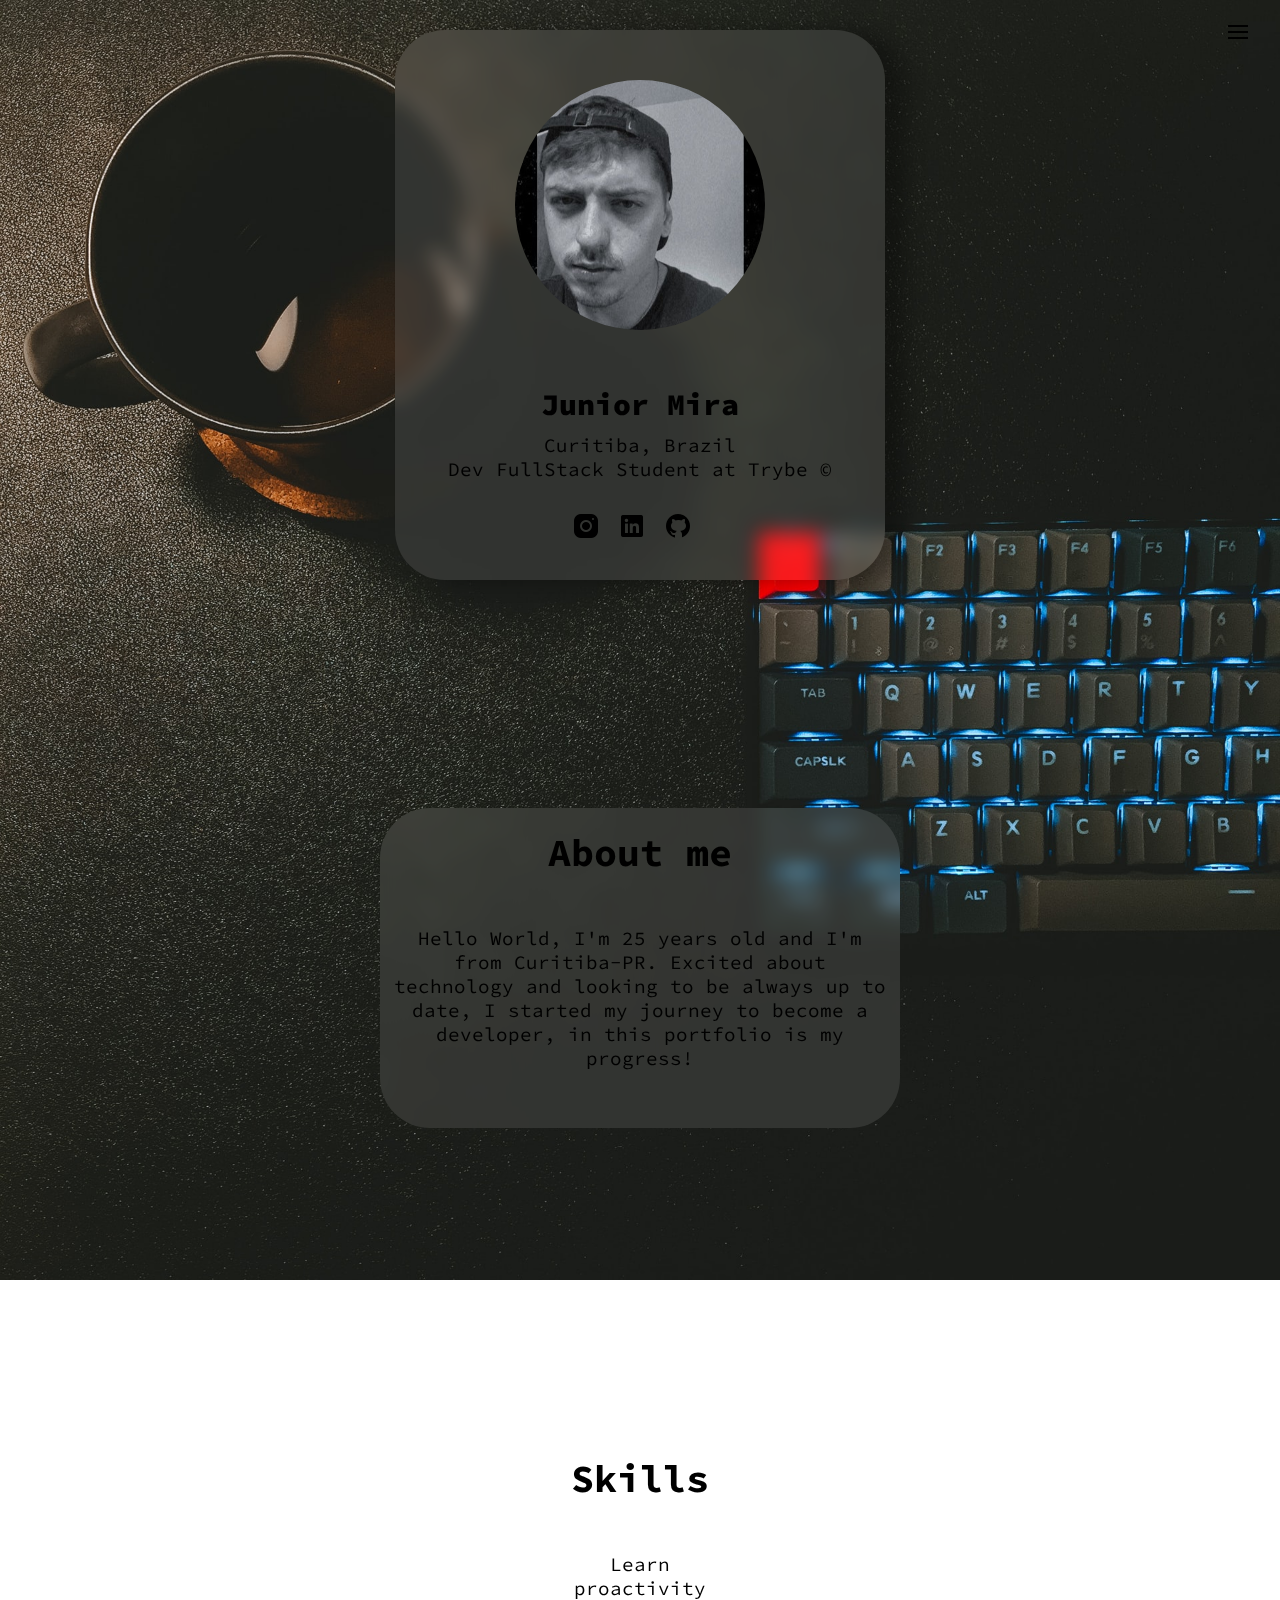
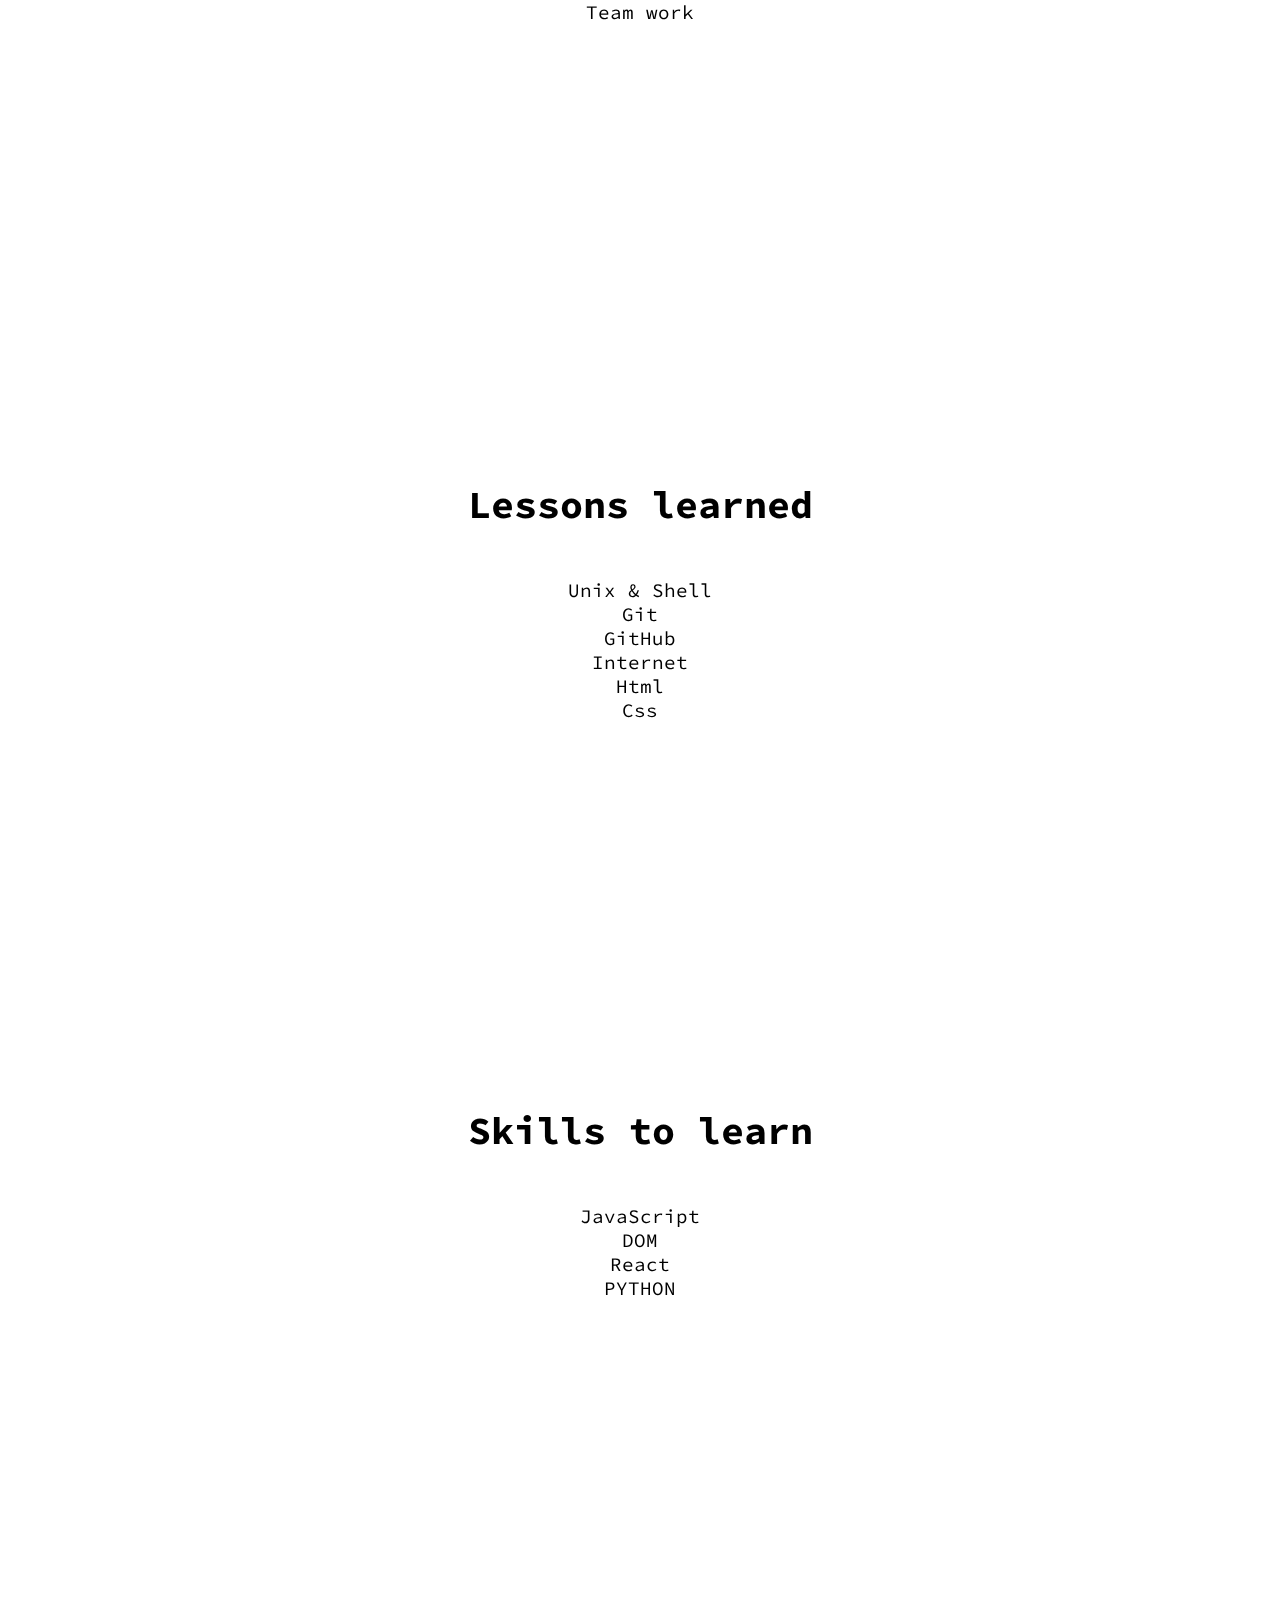
<file: index.html>
<!DOCTYPE html>
<html lang="pt-br" id="top">
  <head>
    <meta charset="UTF-8" />
    <meta http-equiv="X-UA-Compatible" content="IE=edge" />
    <meta name="viewport" content="width=device-width, initial-scale=1.0" />
    <title>Junior Mira</title>
    <link href="
    <link rel=" preconnect" href="https://fonts.googleapis.com" />
    <link rel="preconnect" href="https://fonts.gstatic.com" crossorigin />
    <link
      href="https://fonts.googleapis.com/css2?family=Source+Code+Pro:ital@1&display=swap"
      rel="stylesheet"
    />
    <script src="script.js" defer></script>
    <link rel="stylesheet" href="style.css" />
  </head>

  <body>
    <header>
      <nav class="menu">
        <ul>
          <li>
            <a href="#top"><img src="Fotos projeto/menu.png" /></a>
          </li>
          <div class="menu-hide">
            <li>
              <a href="#about"
                ><img src="Fotos projeto/about.png" alt="About"
              /></a>
            </li>
            <li>
              <a href="#skills"
                ><img src="Fotos projeto/skills.png" alt="Skills" width="24px"
              /></a>
            </li>
            <li>
              <a href="#lessons"
                ><img src="Fotos projeto/learn.png" alt="Lessons" width="24px"
              /></a>
            </li>
            <li>
              <a href="#skills2"
                ><img src="Fotos projeto/skills2.png" alt="Learn" width="24px"
              /></a>
            </li>
          </div>
        </ul>
      </nav>
    </header>

    <main>
      <div class="box">
        <img
          class="perfil"
          src="Fotos projeto/Junior.jpeg"
          alt="Foto do Junior"
        />
        <h1 class="title"><strong>Junior Mira</strong></h1>
        <span>Curitiba, Brazil</span>
        <p>Dev FullStack Student at Trybe &copy;</p>
        <p></p>
        <ul class="icons">
          <li>
            <a href="https://www.instagram.com/junior.mira_/" target="_blank"
              ><img src="Fotos projeto/instagram.png" alt="Instagram>"
            /></a>
          </li>
          <li>
            <a href="https://www.linkedin.com/in/junior-mira/" target="_blank"
              ><img src="Fotos projeto/linkedin.png" alt="Linkedin>"
            /></a>
          </li>
          <li>
            <a href="https://github.com/JuniorMira0" target="_blank"
              ><img src="Fotos projeto/github.png" alt="GitHub>"
            /></a>
          </li>
        </ul>
      </div>
      <section class="card">
        <div id="about">
          <h1>About me</h1>
          <p>
            Hello World, I'm 25 years old and I'm from Curitiba-PR. Excited
            about technology and looking to be always up to date, I started my
            journey to become a developer, in this portfolio is my progress!
          </p>
        </div>
        <div id="skills">
          <h1>Skills</h1>
          <ul>
            <li>Learn</li>
            <li>proactivity</li>
            <li>Team work</li>
          </ul>
        </div>
        <div id="lessons">
          <h1>Lessons learned</h1>
          <ul class="lessons-learned">
            <li>Unix & Shell</li>
            <li>Git</li>
            <li>GitHub</li>
            <li>Internet</li>
            <li>Html</li>
            <li>Css</li>
          </ul>
        </div>
        <div id="skills2">
          <h1>Skills to learn</h1>
          <ul>
            <li>JavaScript</li>
            <li>DOM</li>
            <li>React</li>
            <li>PYTHON</li>
          </ul>
        </div>
      </section>
    </main>
  </body>
</html>
</file>
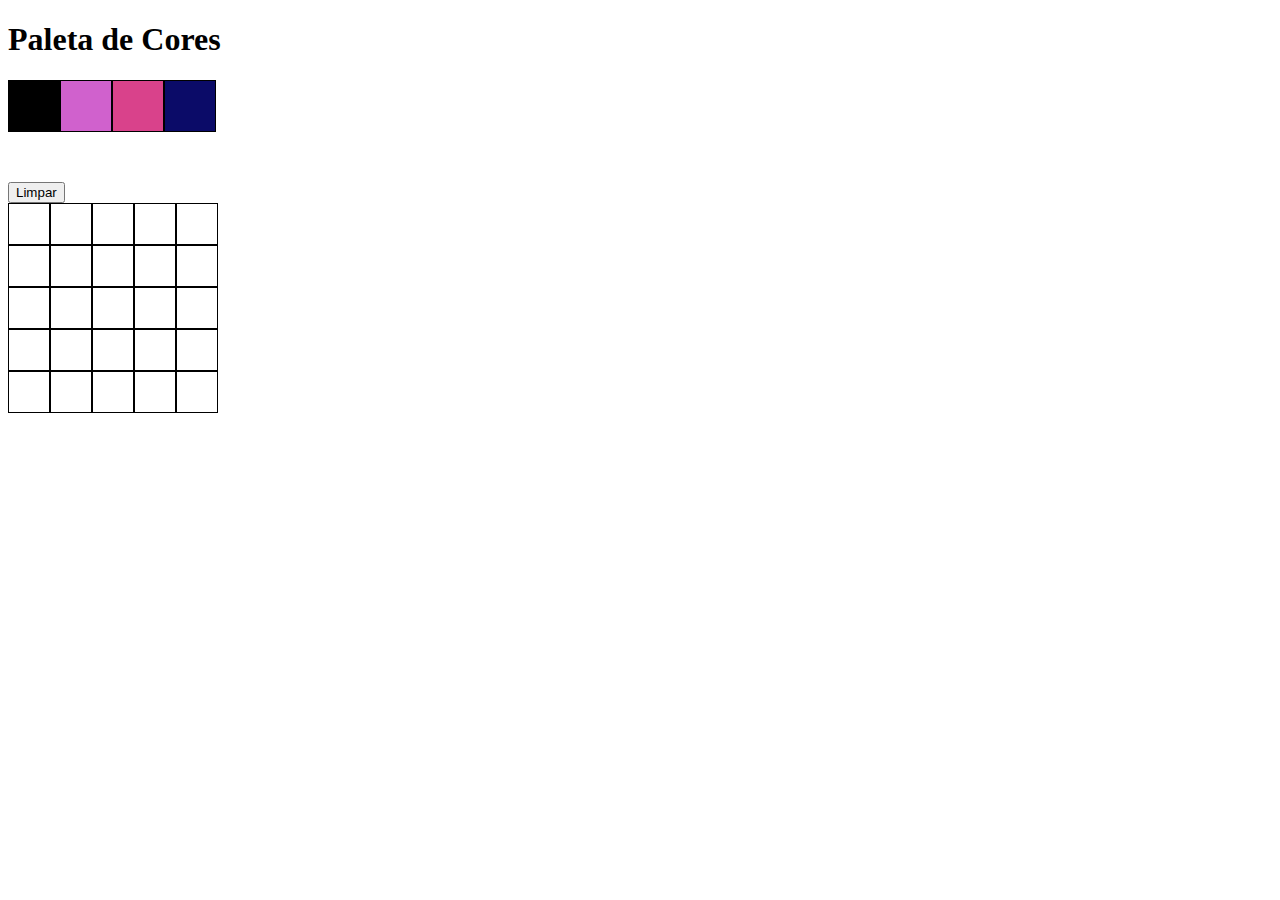
<file: Pixels-art/index.html>
<!DOCTYPE html>
<html lang="pt-br">
  <head>
    <meta charset="UTF-8" />
    <meta http-equiv="X-UA-Compatible" content="IE=edge" />
    <meta name="viewport" content="width=device-width, initial-scale=1.0" />
    <title>Paleta de Cores</title>
    <link rel="stylesheet" href="style.css" />
  </head>
  <body>
    <script src="script.js" defer></script>
    <h1 id="title">Paleta de Cores</h1>
    <div id="color-palette">
      <div class="color selected"></div>
    </div>
    <button id="clear-board">Limpar</button>
    <div id="pixel-board"></div>
  </body>
</html>
</file>
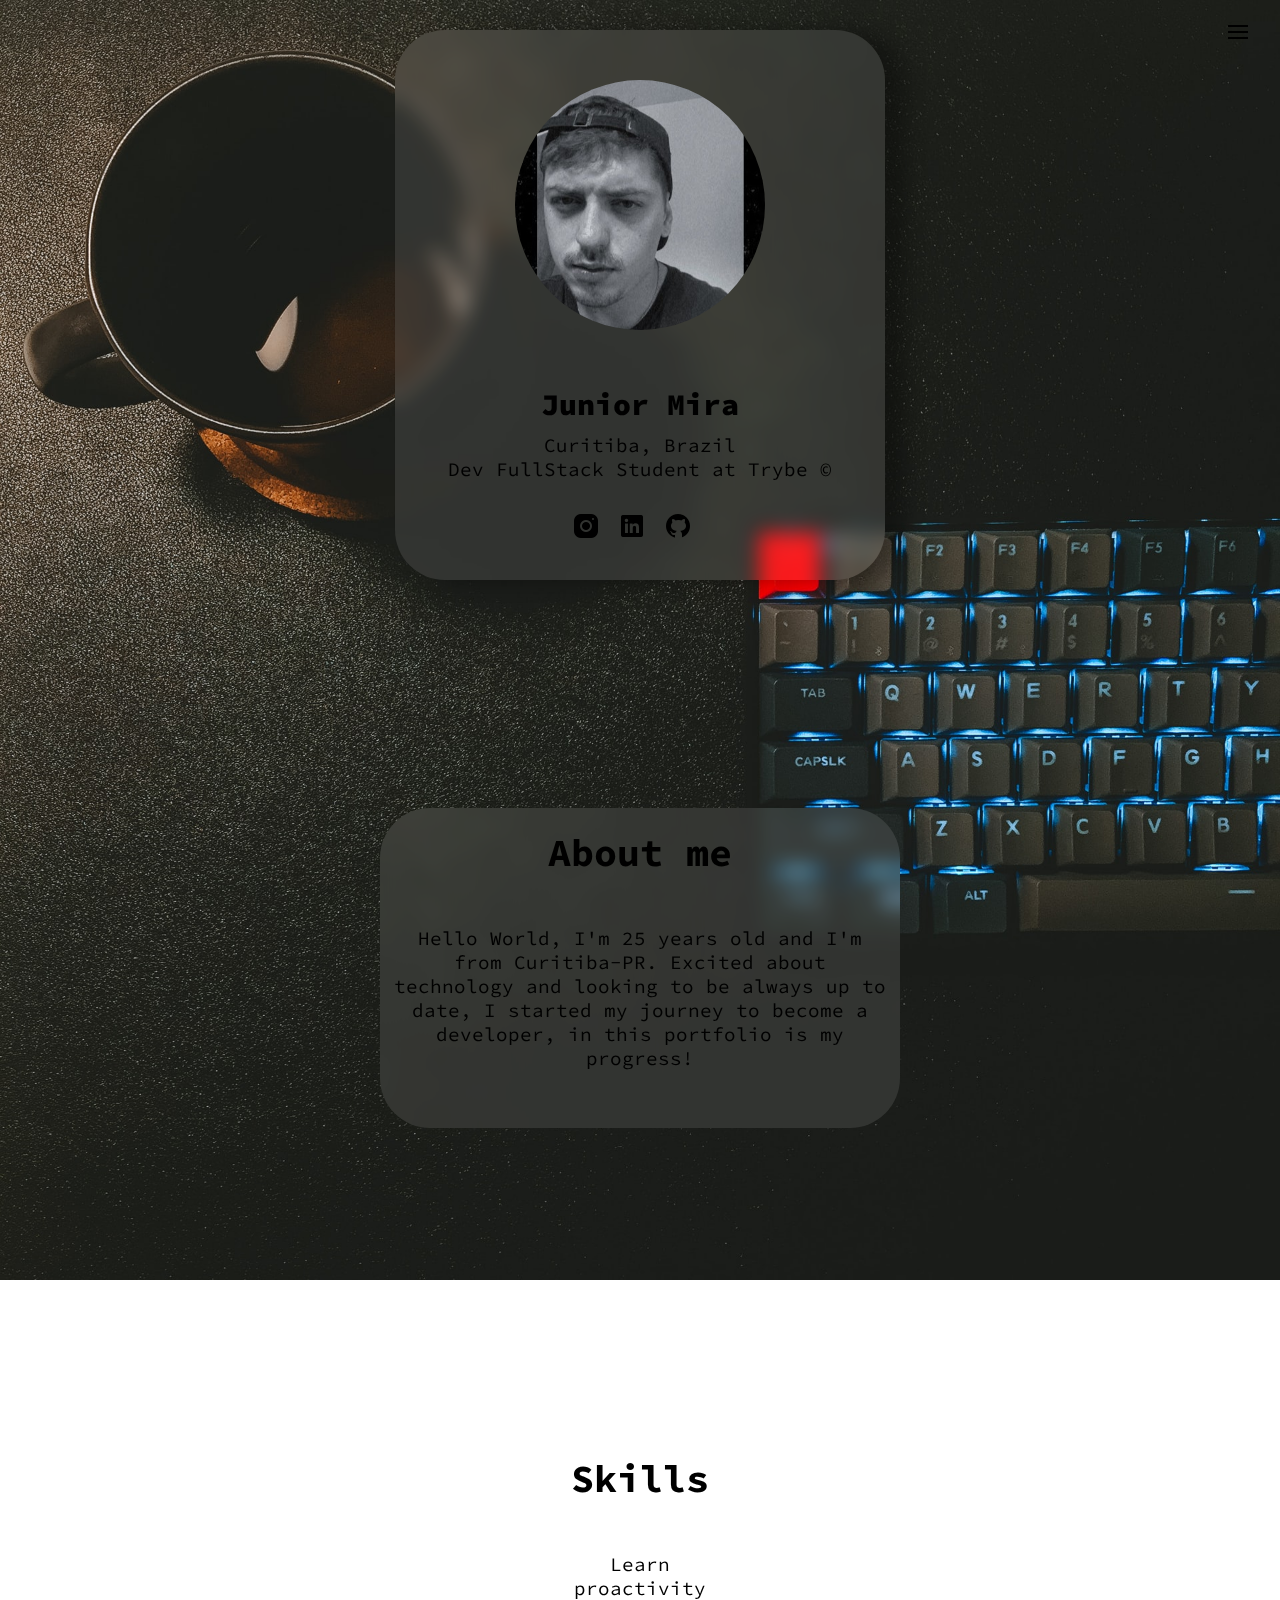
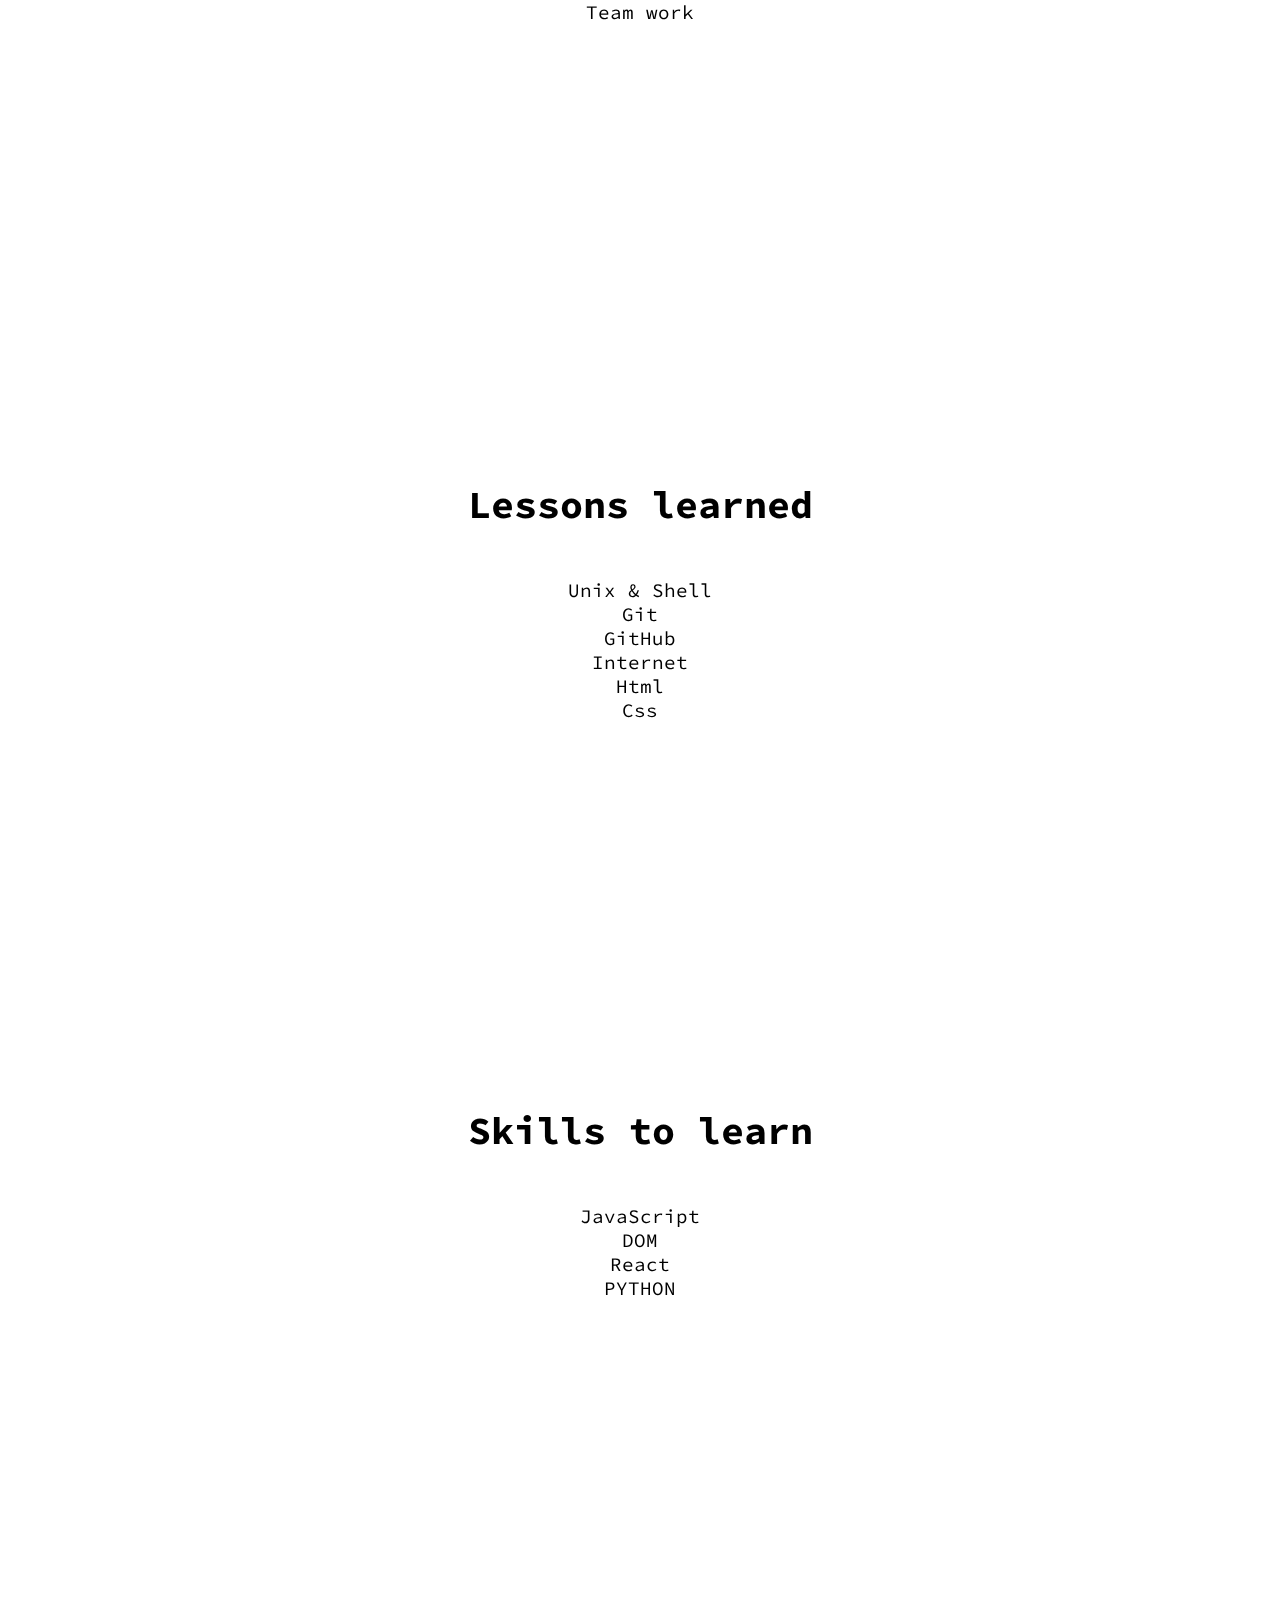
<file: Portifolio/index.html>
<!DOCTYPE html>
<html lang="pt-br" id="top">
  <head>
    <meta charset="UTF-8" />
    <meta http-equiv="X-UA-Compatible" content="IE=edge" />
    <meta name="viewport" content="width=device-width, initial-scale=1.0" />
    <title>Junior Mira</title>
    <link href="
    <link rel=" preconnect" href="https://fonts.googleapis.com" />
    <link rel="preconnect" href="https://fonts.gstatic.com" crossorigin />
    <link
      href="https://fonts.googleapis.com/css2?family=Source+Code+Pro:ital@1&display=swap"
      rel="stylesheet"
    />
    <link rel="stylesheet" href="style.css" />
  </head>

  <body>
    <header>
      <nav class="menu">
        <ul>
          <li>
            <a href="#top"><img src="Fotos projeto/menu.png" /></a>
          </li>
          <div class="menu-hide">
            <li>
              <a href="#about"
                ><img src="Fotos projeto/about.png" alt="About"
              /></a>
            </li>
            <li>
              <a href="#skills"
                ><img src="Fotos projeto/skills.png" alt="Skills" width="24px"
              /></a>
            </li>
            <li>
              <a href="#lessons"
                ><img src="Fotos projeto/learn.png" alt="Lessons" width="24px"
              /></a>
            </li>
            <li>
              <a href="#skills2"
                ><img src="Fotos projeto/skills2.png" alt="Learn" width="24px"
              /></a>
            </li>
          </div>
        </ul>
      </nav>
    </header>

    <main>
      <div class="box">
        <img
          class="perfil"
          src="Fotos projeto/Junior.jpeg"
          alt="Foto do Junior"
        />
        <h1 class="title"><strong>Junior Mira</strong></h1>
        <span>Curitiba, Brazil</span>
        <p>Dev FullStack Student at Trybe &copy;</p>
        <p></p>
        <ul class="icons">
          <li>
            <a href="https://www.instagram.com/junior.mira_/" target="_blank"
              ><img src="Fotos projeto/instagram.png" alt="Instagram>"
            /></a>
          </li>
          <li>
            <a href="https://www.linkedin.com/in/junior-mira/" target="_blank"
              ><img src="Fotos projeto/linkedin.png" alt="Linkedin>"
            /></a>
          </li>
          <li>
            <a href="https://github.com/JuniorMira0" target="_blank"
              ><img src="Fotos projeto/github.png" alt="GitHub>"
            /></a>
          </li>
        </ul>
      </div>
      <section class="card">
        <div id="about">
          <h1>About me</h1>
          <p>
            Hello World, I'm 25 years old and I'm from Curitiba-PR. Excited
            about technology and looking to be always up to date, I started my
            journey to become a developer, in this portfolio is my progress!
          </p>
        </div>
        <div id="skills">
          <h1>Skills</h1>
          <ul>
            <li>Learn</li>
            <li>proactivity</li>
            <li>Team work</li>
          </ul>
        </div>
        <div id="lessons">
          <h1>Lessons learned</h1>
          <ul>
            <li>Unix & Shell</li>
            <li>Git</li>
            <li>GitHub</li>
            <li>Internet</li>
            <li>Html</li>
            <li>Css</li>
          </ul>
        </div>
        <div id="skills2">
          <h1>Skills to learn</h1>
          <ul>
            <li>JavaScript</li>
            <li>DOM</li>
            <li>React</li>
            <li>PYTHON</li>
          </ul>
        </div>
      </section>
    </main>
  </body>
</html>
</file>
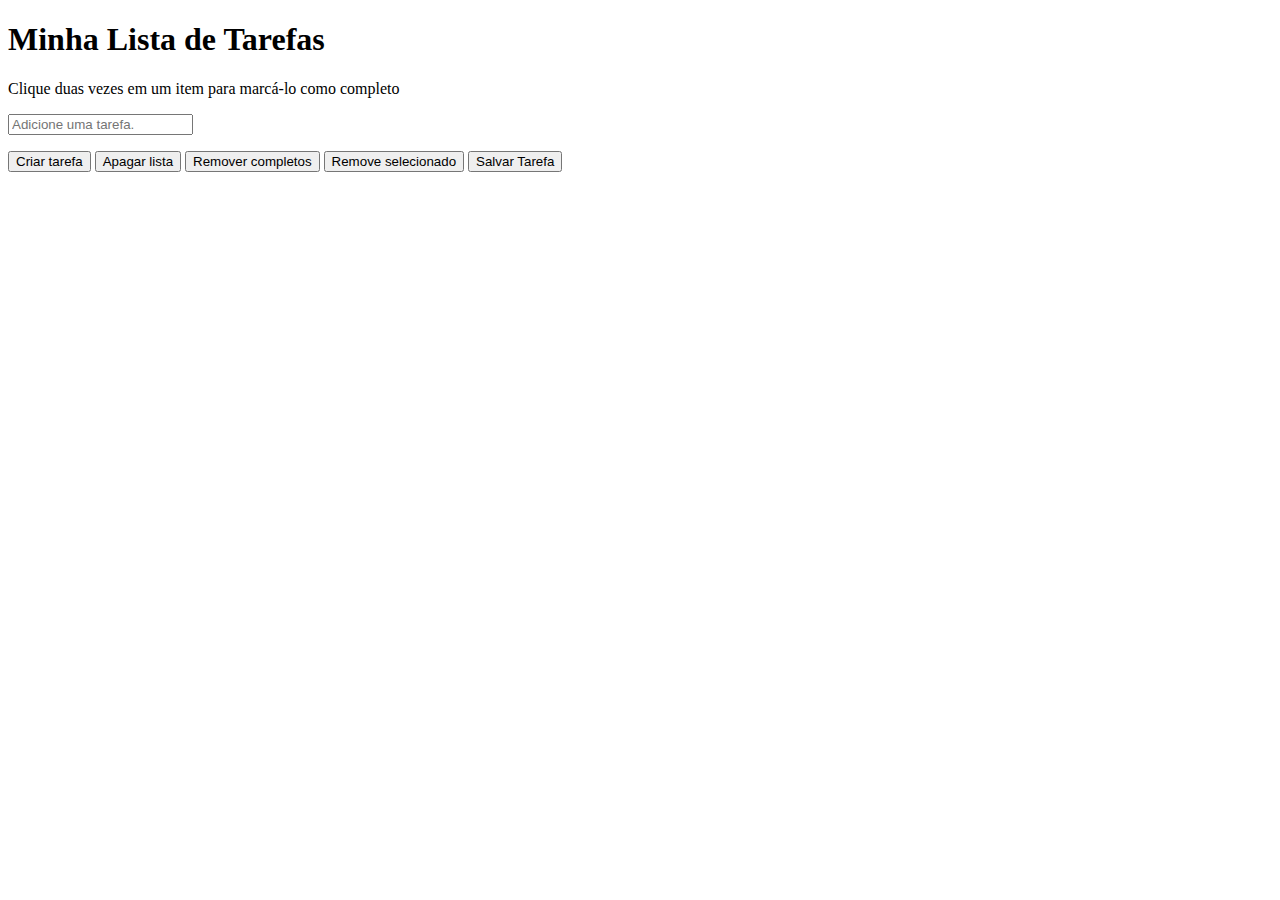
<file: to-do-list/index.html>
<!DOCTYPE html>
<html lang="pt-br">
  <head>
    <meta charset="UTF-8" />
    <meta http-equiv="X-UA-Compatible" content="IE=edge" />
    <meta name="viewport" content="width=device-width, initial-scale=1.0" />
    <title>To-do List</title>
    <script src="script.js" defer></script>
    <link rel="stylesheet" href="style.css" />
  </head>
  <body>
    <div id="bloc">
      <header>
        <h1>Minha Lista de Tarefas</h1>
        <p id="funcionamento">
          Clique duas vezes em um item para marcá-lo como completo
        </p>
      </header>
      <input
        id="texto-tarefa"
        type="Adicione um item"
        placeholder="Adicione uma tarefa."
      />
      <ol id="lista-tarefas"></ol>
      <button id="criar-tarefa">Criar tarefa</button>
      <button id="apaga-tudo">Apagar lista</button>
      <button id="remover-finalizados">Remover completos</button>
      <button id="remover-selecionado">Remove selecionado</button>
      <button id="salvar-tarefas">Salvar Tarefa</button>
    </div>
  </body>
</html>
</file>
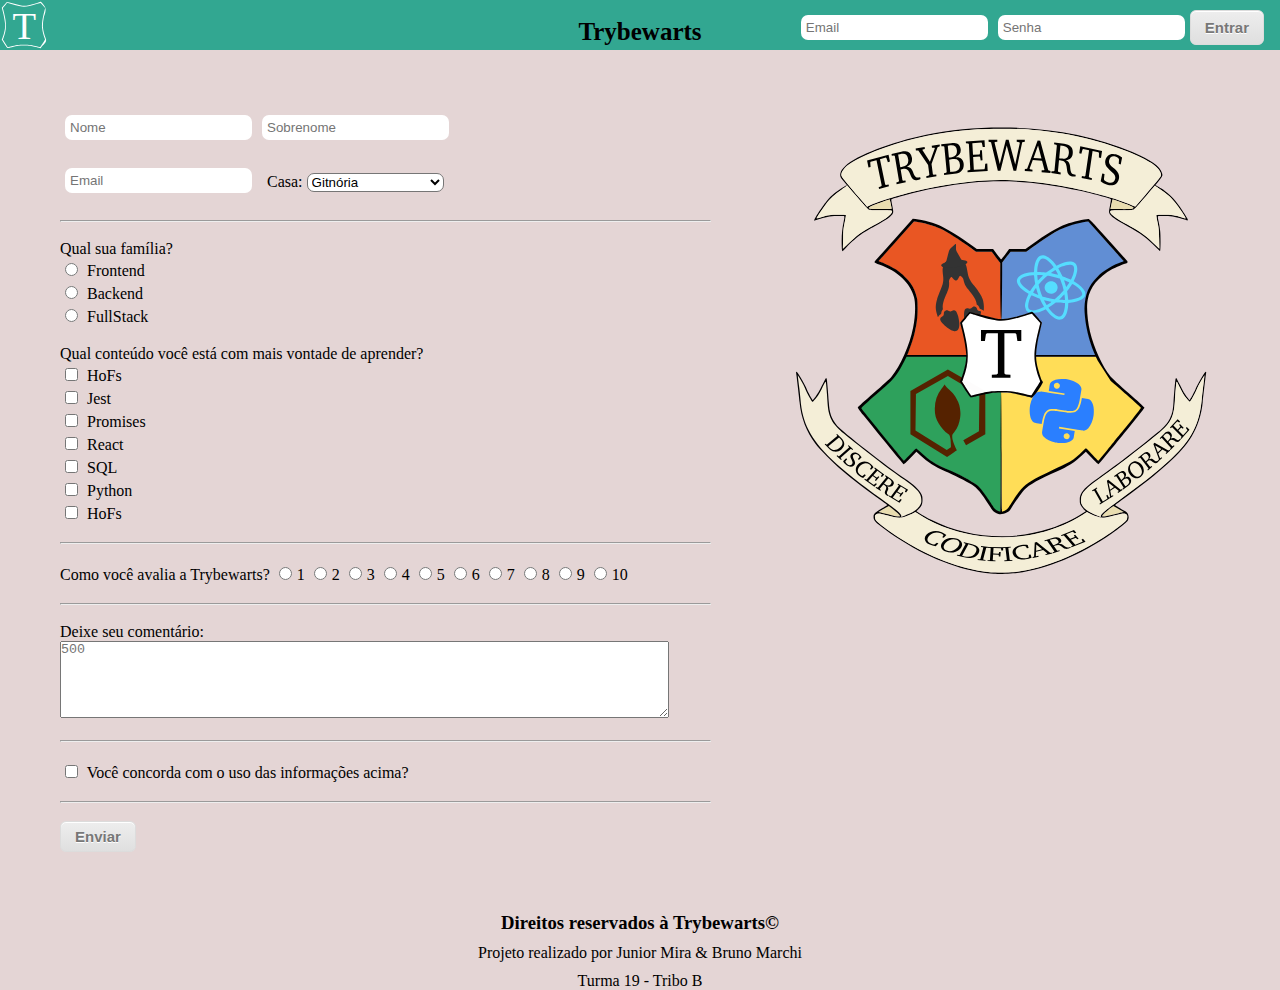
<file: Trybewarts/index.html>
<!DOCTYPE html>
<html lang="pt-br">
  <head>
    <meta charset="UTF-8" />
    <meta http-equiv="X-UA-Compatible" content="IE=edge" />
    <meta name="viewport" content="width=device-width, initial-scale=1.0" />
    <link rel="stylesheet" href="style.css" />
    <title>TrybeWarts</title>
  </head>

  <body>
    <header>
      <div class="header">
        <img
          alt="logo"
          class="trybewarts-header-logo"
          src="images/trybewarts-header-logo.svg"
        />
        <h1 id="trybewarts-header-title">Trybewarts</h1>
        <form class="trybewarts-login">
          <input id="email" type="text" placeholder="Email" name="email" />
          <input
            id="password"
            type="password"
            placeholder="Senha"
            name="password"
          />
          <button id="buttonEntrar">Entrar</button>
        </form>
      </div>
    </header>

    <main id="main">
      <form id="evaluation-form">
        <div class="content-name">
          <div>
            <input type="text" id="input-name" placeholder="Nome" />
          </div>
          <div>
            <input type="text" id="input-lastname" placeholder="Sobrenome" />
          </div>
        </div>
        <br />
        <div class="content-email-house">
          <div>
            <input type="text" id="input-email" placeholder="Email" />
          </div>
          <div id="select">
            <label id="label-casa" for="">Casa:</label>
            <select name="casas" id="house">
              <option value="Gitnória" id="gitnoria-house">Gitnória</option>
              <option value="Reactpuff" id="reactpuff-house">Reactpuff</option>
              <option value="Corvinode" id="corvinode-house">Corvinode</option>
              <option value="Pytherina" id="pytherina-house">Pytherina</option>
            </select>
          </div>
        </div>
        <br />
        <hr />
        <br />
        <section>
          <div id="ckeck-content">
            <div>
              <label for="" id="label-family">Qual sua família?</label>
              <div class="radio">
                <input type="radio" name="family" value="Frontend" />
                <label for=""> Frontend </label>
              </div>
              <div class="radio">
                <input type="radio" name="family" value="Backend" />
                <label for="">Backend</label>
              </div>
              <div class="radio">
                <input type="radio" name="family" value="FullStack" />
                <label for="">FullStack</label>
              </div>
            </div>
            <br />
            <div>
              <label for="" id="label-content"
                >Qual conteúdo você está com mais vontade de aprender?</label
              >
              <div>
                <input type="checkbox" value="HoFs" />
                <label for="">HoFs</label>
              </div>
              <div>
                <input type="checkbox" value="Jest" />
                <label for="">Jest</label>
              </div>
              <div>
                <input type="checkbox" value="Promises" />
                <label for="">Promises</label>
              </div>
              <div>
                <input type="checkbox" value="React" />
                <label for="">React</label>
              </div>
              <div>
                <input type="checkbox" value="SQL" />
                <label for="">SQL</label>
              </div>
              <div>
                <input type="checkbox" value="Python" />
                <label for="">Python</label>
              </div>
              <div>
                <input type="checkbox" value="HoFs" />
                <label for="">HoFs</label>
              </div>
            </div>
          </div>
        </section>
        <br />
        <hr />
        <br />
        <section>
          <div>
            <label id="label-rate">Como você avalia a Trybewarts?</label>
            <input type="radio" name="rate" value="1" />1
            <input type="radio" name="rate" value="2" />2
            <input type="radio" name="rate" value="3" />3
            <input type="radio" name="rate" value="4" />4
            <input type="radio" name="rate" value="5" />5
            <input type="radio" name="rate" value="6" />6
            <input type="radio" name="rate" value="7" />7
            <input type="radio" name="rate" value="8" />8
            <input type="radio" name="rate" value="9" />9
            <input type="radio" name="rate" value="10" />10
          </div>
        </section>
        <br />
        <hr />
        <br />
        <section>
          <label class="textarea">Deixe seu comentário:</label>
          <br />
          <textarea
            id="textarea"
            placeholder="500"
            maxlength="500"
            cols="74"
            rows="5"
          ></textarea>
        </section>
        <br />
        <hr />
        <br />
        <section>
          <input id="agreement" required type="checkbox" />
          <label id="label-infos"
            >Você concorda com o uso das informações acima?</label
          >
        </section>
        <br />
        <hr />
        <br />
        <section>
          <button type="submit" id="submit-btn">Enviar</button>
        </section>
      </form>
      <section>
        <div class="trybewarts">
          <img
            src="images/trybewarts-colored.svg"
            alt="Brasão TrybeWarts"
            id="trybewarts-forms-logo"
          />
        </div>
      </section>
    </main>
    <footer id="footer">
      <h3>Direitos reservados à Trybewarts©</h3>
      <p>Projeto realizado por Junior Mira & Bruno Marchi</p>
      <p>Turma 19 - Tribo B</p>
    </footer>
    <script src="script.js"></script>
  </body>
</html>
</file>
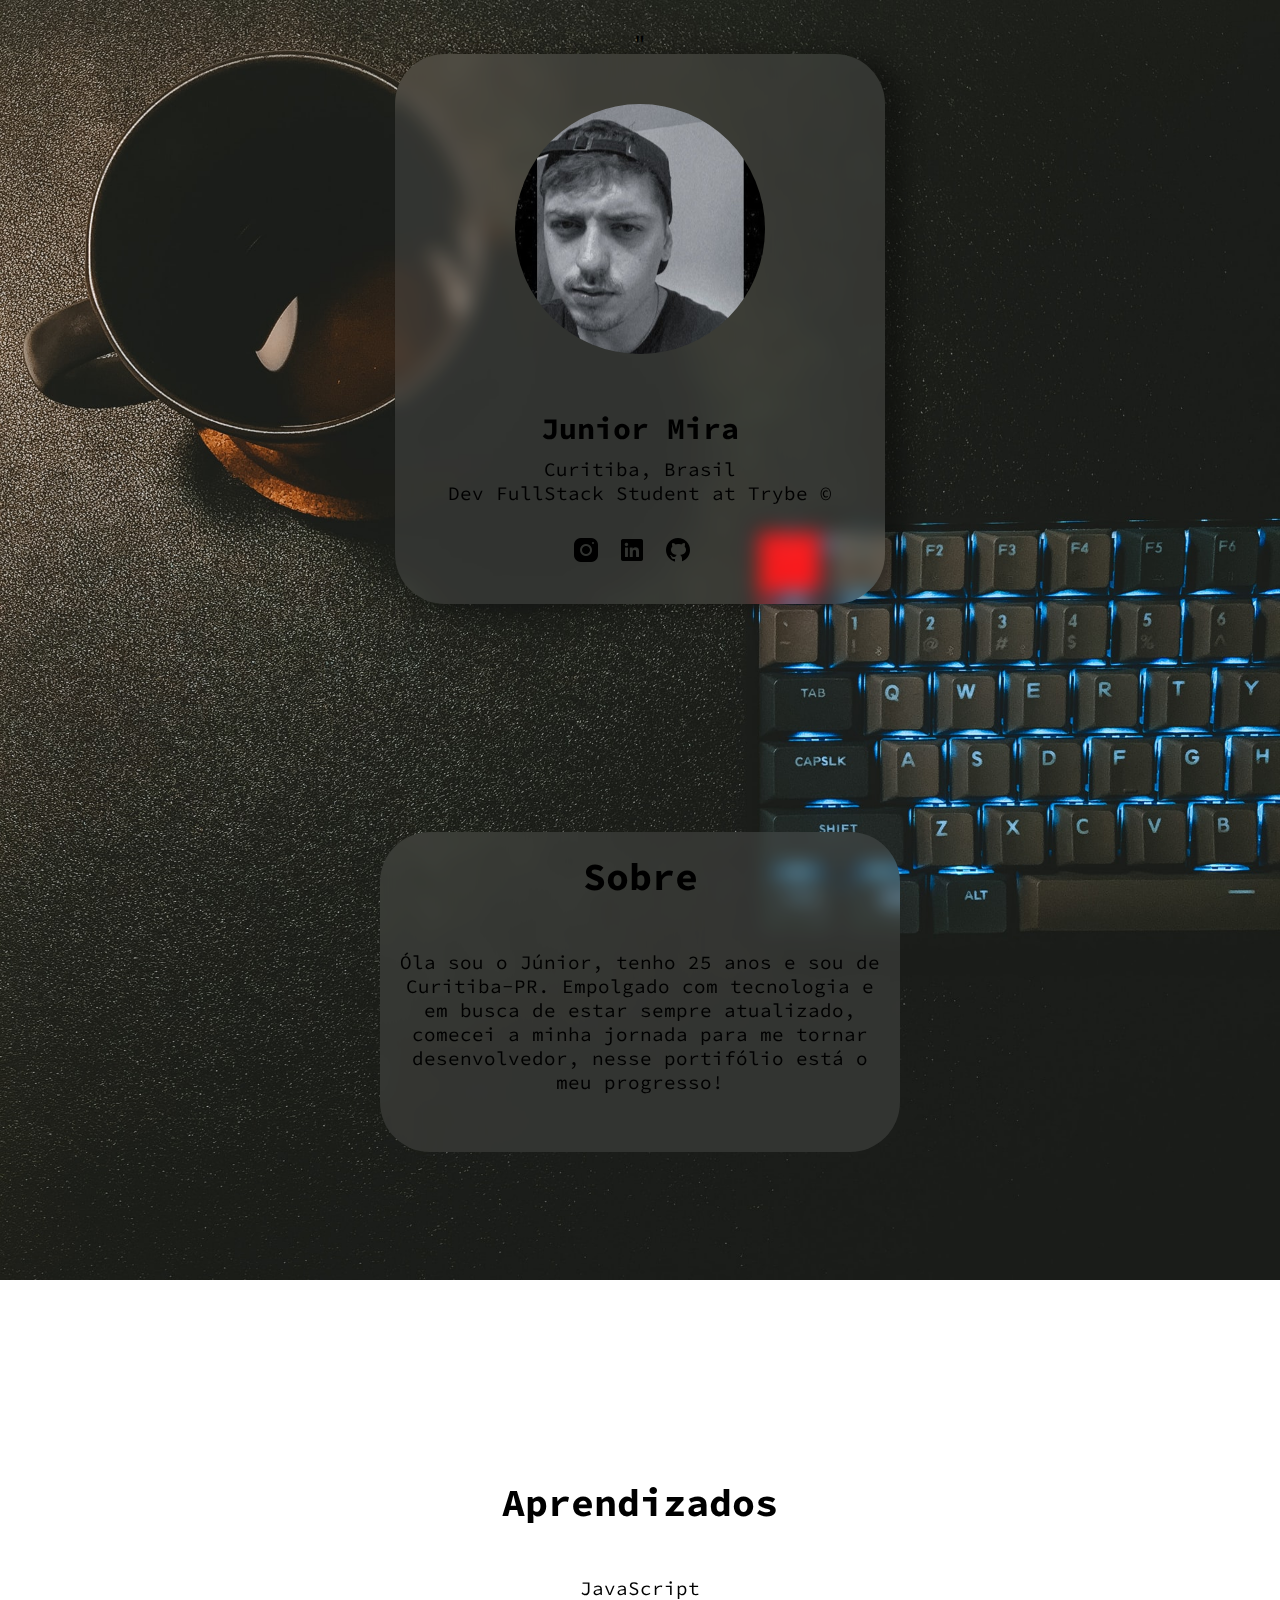
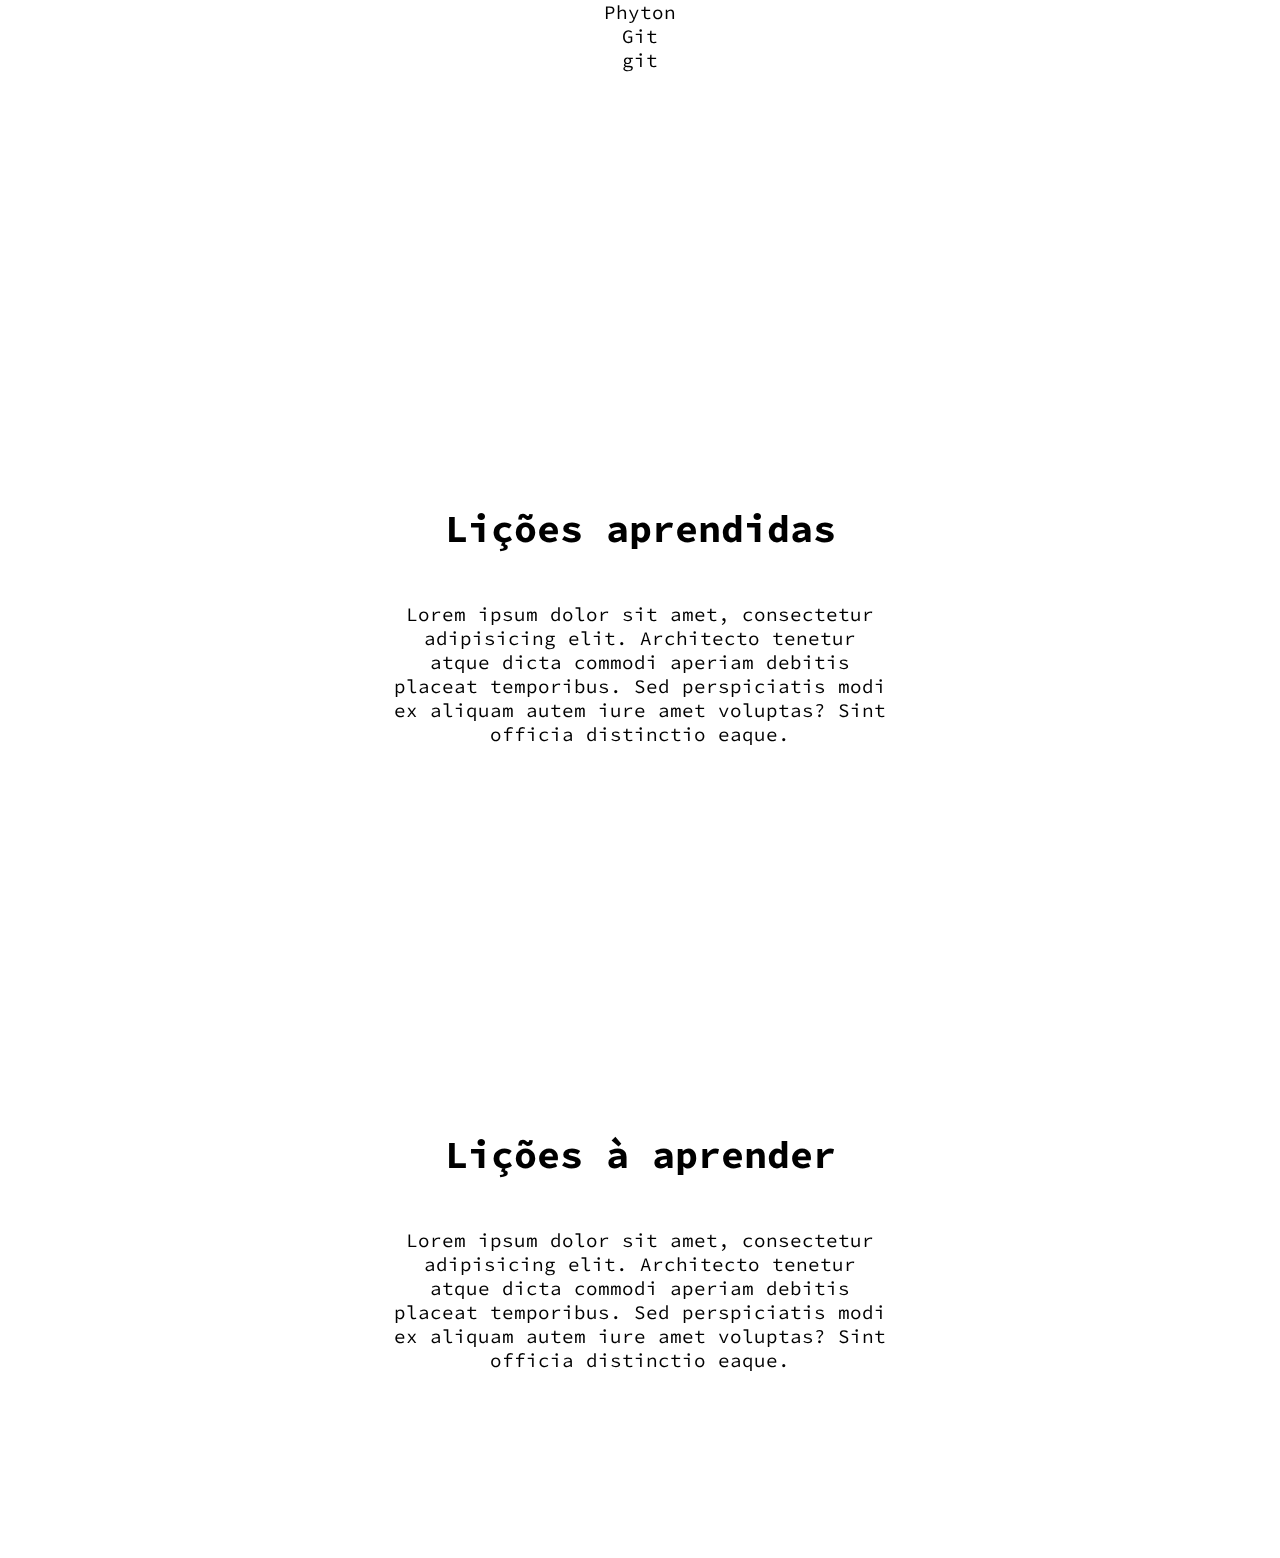
<file: ProjetoPessoal.html>
<!DOCTYPE html>
<html lang="pt-br">
<head>
    <meta charset="UTF-8">
    <meta http-equiv="X-UA-Compatible" content="IE=edge">
    <meta name="viewport" content="width=device-width, initial-scale=1.0">
    <title>Junior Mira</title>
    <link href="<link rel="preconnect" href="https://fonts.googleapis.com">
    <link rel="preconnect" href="https://fonts.gstatic.com" crossorigin>
    <link href="https://fonts.googleapis.com/css2?family=Source+Code+Pro:ital@1&display=swap" rel="stylesheet">"
    <link rel="stylesheet" href="style.css">
</head>
<body>
    <header>
        
    </header>
    <div class="box">
        <img class="perfil" src="Fotos projeto/Junior.jpeg">
        <h1 class="title">Junior Mira</h1>
        <span>Curitiba, Brasil</span>
        <p>Dev FullStack Student at Trybe &copy;<p>
            <ul class="icons">
                <li><a href="https://www.instagram.com/junior.mira_/" target="_blank" ><img src="Fotos projeto/instagram.png" alt="Instagram>"></a href=""></a></li>
                
                <li><a href="https://www.linkedin.com/in/junior-mira/" target="_blank"><img src="Fotos projeto/linkedin.png" alt="Linkedin>"></a href=""></a></li>
                
                <li><a href="https://github.com/JuniorMira0" target="_blank"><img src="Fotos projeto/github.png" alt="GitHub>"></a href=""></a></li>
            </ul>
        </div>
 <section class="card">
    
    <div>
        <h1>Sobre</h1>
        <p>Óla sou o Júnior, tenho 25 anos e sou de Curitiba-PR.
            Empolgado com tecnologia e em busca de estar sempre atualizado, comecei a minha jornada para me tornar desenvolvedor, nesse portifólio está o meu progresso!
        </p>
    </div>
    <div>
        <h1>Aprendizados</h1>
        <li>JavaScript</li>
        <li>Phyton</li>
        <li>Git</li>
        <li>git</li>
    </div>
    <div>
        <h1>Lições aprendidas</h1>
        <p>Lorem ipsum dolor sit amet, consectetur adipisicing elit. Architecto tenetur atque dicta commodi aperiam debitis placeat temporibus. Sed perspiciatis modi ex aliquam autem iure amet voluptas? Sint officia distinctio eaque.</p>
    </div>
    <div>
        <h1>Lições à aprender</h1>
        <p>Lorem ipsum dolor sit amet, consectetur adipisicing elit. Architecto tenetur atque dicta commodi aperiam debitis placeat temporibus. Sed perspiciatis modi ex aliquam autem iure amet voluptas? Sint officia distinctio eaque.</p>
    </div>
</section>

</body>
</html>
</file>
<file: style.css>
* {
  margin: 0%;
  padding: 0%;
}
.title {
  font-size: 30px;
  text-align: center;
}
body {
  list-style: none;
  font-size: 1.2em;
  font-family: "Source Code Pro", monospace;
  background: url(Fotos\ projeto/fundo1.jpg) no-repeat top center;
  background-attachment: fixed;
  /* backgound fixo */
  background-size: cover;
  display: grid;
  align-items: center;
  justify-items: center;
  height: 1200px;
  padding-top: 30px;
}
.box {
  background: rgba(255, 255, 255, 0.1);
  backdrop-filter: blur(10px);
  -webkit-backdrop-filter: blur(10px);
  box-shadow: 20px 2px 20px rgba(0, 0, 0, 0.329);
  border-radius: 50px;
  text-align: center;
  height: 550px;
  width: 490px;
  margin: 0 auto 0 auto;
}
.perfil {
  border-radius: 50%;
  margin-top: 50px;
  max-width: 250px;
}
.box h1 {
  padding-top: 50px;
  padding-bottom: 10px;
}
.icons {
  list-style: none;
  /*retira as bolinhas das listas*/
  padding-top: 30px;
  display: flex;
  justify-content: center;
}
.icons li {
  margin-right: 1rem;
}
.card {
  display: grid;
  grid-template-columns: repeat(1, 1fr);
  grid-gap: 50px;
  margin: 100px;
}
.card div {
  margin: 8rem 0;
  background: rgba(255, 255, 255, 0.1);
  backdrop-filter: blur(10px);
  -webkit-backdrop-filter: blur(10px);
  border-radius: 50px;
  width: 500px;
  height: 300px;
  text-align: center;
  padding: 10px;
}
.card div h1 {
  text-align: center;
  padding: 10px 0 50px;
}
.card ul li {
  list-style: none;
  text-align: center;
}
.card li:hover {
  color: gray;
}
.menu {
  position: fixed;
  top: 0;
  right: 0;
  z-index: 1;
}
.menu ul li {
  padding: 10px;
  padding-right: 30px;
  padding-top: 20px;
  list-style: none;
}
.menu-hide {
  display: none;
}
nav:hover .menu-hide {
  display: block;
}
</file>
<file: Pixels-art/style.css>
.color {
  width: 50px;
  height: 50px;
  border: black 1px solid;
}

#color-palette {
  display: flex;
  padding-bottom: 50px;
}

.pixel {
  width: 40px;
  height: 40px;
  border: black 1px solid;
  background-color: white;
}

#pixel-board {
  display: flex;
  flex-wrap: wrap;
  width: 250px;
}
</file>
<file: Portifolio/style.css>
* {
  margin: 0%;
  padding: 0%;
}
.title {
  font-size: 30px;
  text-align: center;
}
body {
  list-style: none;
  font-size: 1.2em;
  font-family: "Source Code Pro", monospace;
  background: url(Fotos\ projeto/fundo1.jpg) no-repeat top center;
  background-attachment: fixed;
  /* backgound fixo */
  background-size: cover;
  display: grid;
  align-items: center;
  justify-items: center;
  height: 1200px;
  padding-top: 30px;
}
.box {
  background: rgba(255, 255, 255, 0.1);
  backdrop-filter: blur(10px);
  -webkit-backdrop-filter: blur(10px);
  box-shadow: 20px 2px 20px rgba(0, 0, 0, 0.329);
  border-radius: 50px;
  text-align: center;
  height: 550px;
  width: 490px;
  margin: 0 auto 0 auto;
}
.perfil {
  border-radius: 50%;
  margin-top: 50px;
  max-width: 250px;
}
.box h1 {
  padding-top: 50px;
  padding-bottom: 10px;
}
.icons {
  list-style: none;
  /*retira as bolinhas das listas*/
  padding-top: 30px;
  display: flex;
  justify-content: center;
}
.icons li {
  margin-right: 1rem;
}
.card {
  display: grid;
  grid-template-columns: repeat(1, 1fr);
  grid-gap: 50px;
  margin: 100px;
}
.card div {
  margin: 8rem 0;
  background: rgba(255, 255, 255, 0.1);
  backdrop-filter: blur(10px);
  -webkit-backdrop-filter: blur(10px);
  border-radius: 50px;
  width: 500px;
  height: 300px;
  text-align: center;
  padding: 10px;
}
.card div h1 {
  text-align: center;
  padding: 10px 0 50px;
}
.card ul li {
  list-style: none;
  text-align: center;
}
.card li:hover {
  color: gray;
}
.menu {
  position: fixed;
  top: 0;
  right: 0;
  z-index: 1;
}
.menu ul li {
  padding: 10px;
  padding-right: 30px;
  padding-top: 20px;
  list-style: none;
}
.menu-hide {
  display: none;
}
nav:hover .menu-hide {
  display: block;
}
</file>
<file: to-do-list/style.css>
.backG {
  background-color: gray;
}

.selected {
  padding-left: 10px;
  border-radius: 10px;
  background-color: gray;
}

.completed {
  text-decoration: line-through solid black;
}
</file>
<file: Trybewarts/style.css>
* {
  margin: 0;
  padding: 0;
}

body {
  background-color: rgb(228, 213, 213);
}

.header {
  display: flex;
  background-color: rgb(50, 167, 145);
  height: 50px;
}

.trybewarts-login {
  display: flex;
  position: absolute;
  top: 10px;
  right: 16px;
  font-size: 18px;
}

#trybewarts-header-title {
  position: absolute;
  top: 2%;
  width: 100%;
  text-align: center;
  font-size: 25px;
}

#evaluation-form {
  display: flex;
  width: 675px;
  flex-direction: column;
  align-content: center;
  padding: 60px;
}

#main {
  display: flex;
}

.trybewarts {
  display: flex;
  flex-direction: row;
  justify-content: flex-end;
}
#trybewarts-forms-logo {
  height: 500px;
  padding: 50px 50px 0 0;
}

.content-name {
  display: flex;
  flex-flow: row;
}

.content-email-house {
  display: flex;
  flex-flow: row;
}

#ckeck-content {
  display: flex;
  flex-flow: column wrap;
  justify-content: space-between;
}

input {
  padding: 5px;
  margin: 5px;
  border-radius: 7px;
  border: none;
  outline-width: 0ch;
}

footer {
  text-align: center;
}
footer p {
  padding-top: 10px;
}
#select {
  padding: 5px;
  margin: 5px;
}
select {
  width: 137px;
  border-radius: 7px;
  background-color: white;
}

button {
  box-shadow: inset 0px 1px 0px 0px #ffffff;
  background: linear-gradient(to bottom, #ededed 5%, #dfdfdf 100%);
  background-color: #ededed;
  border-radius: 6px;
  border: 1px solid #dcdcdc;
  display: inline-block;
  cursor: pointer;
  color: #777777;
  font-family: Arial;
  font-size: 15px;
  font-weight: bold;
  padding: 6px 14px;
  text-decoration: none;
  text-shadow: 0px 1px 0px #ffffff;
}
button:hover {
  background: linear-gradient(to bottom, #dfdfdf 5%, #ededed 100%);
  background-color: #dfdfdf;
}
button:active {
  position: relative;
  top: 1px;
}
</file>
